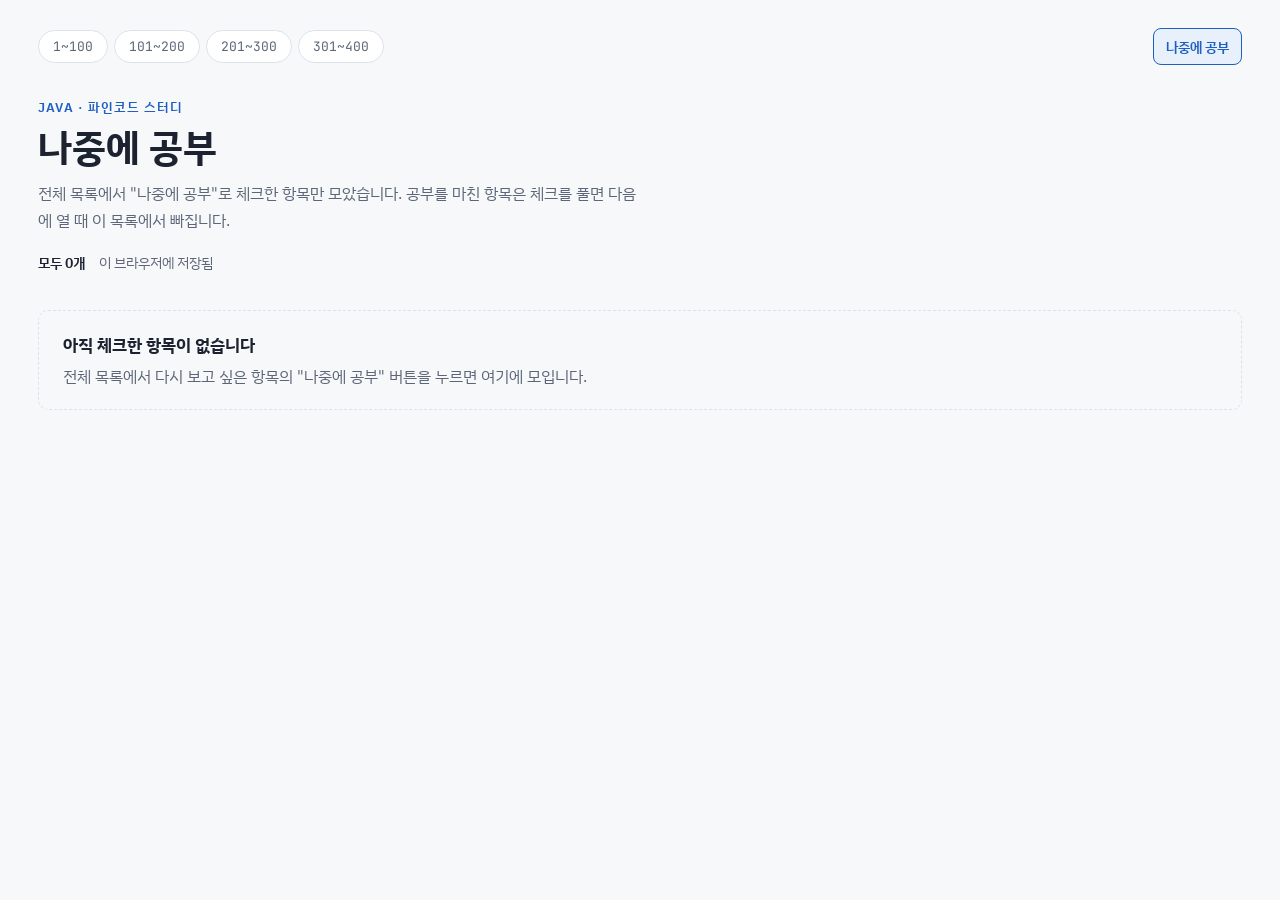
<file: later.html>
<!doctype html>
<html lang="ko">
<head>
<meta charset="utf-8">
<meta name="viewport" content="width=device-width,initial-scale=1,viewport-fit=cover">
<title>나중에 공부</title>
<link rel="stylesheet" href="https://fonts.googleapis.com/css2?family=IBM+Plex+Sans+KR:wght@400;500;600;700&family=JetBrains+Mono:wght@400;500&display=swap">
<link rel="stylesheet" href="finecode.css">
</head>
<body>

<!-- "나중에 공부"로 체크한 항목만. 내용은 finecode-data.js, 화면과 체크 저장은 finecode-check.js 가 맡는다. -->
<div class="wrap" id="finecode" data-view="later" data-list-url="index.html">
  <noscript>이 페이지는 자바스크립트를 켜야 보입니다.</noscript>
</div>

<script src="finecode-data.js"></script>
<script src="finecode-check.js"></script>
</body>
</html>
</file>
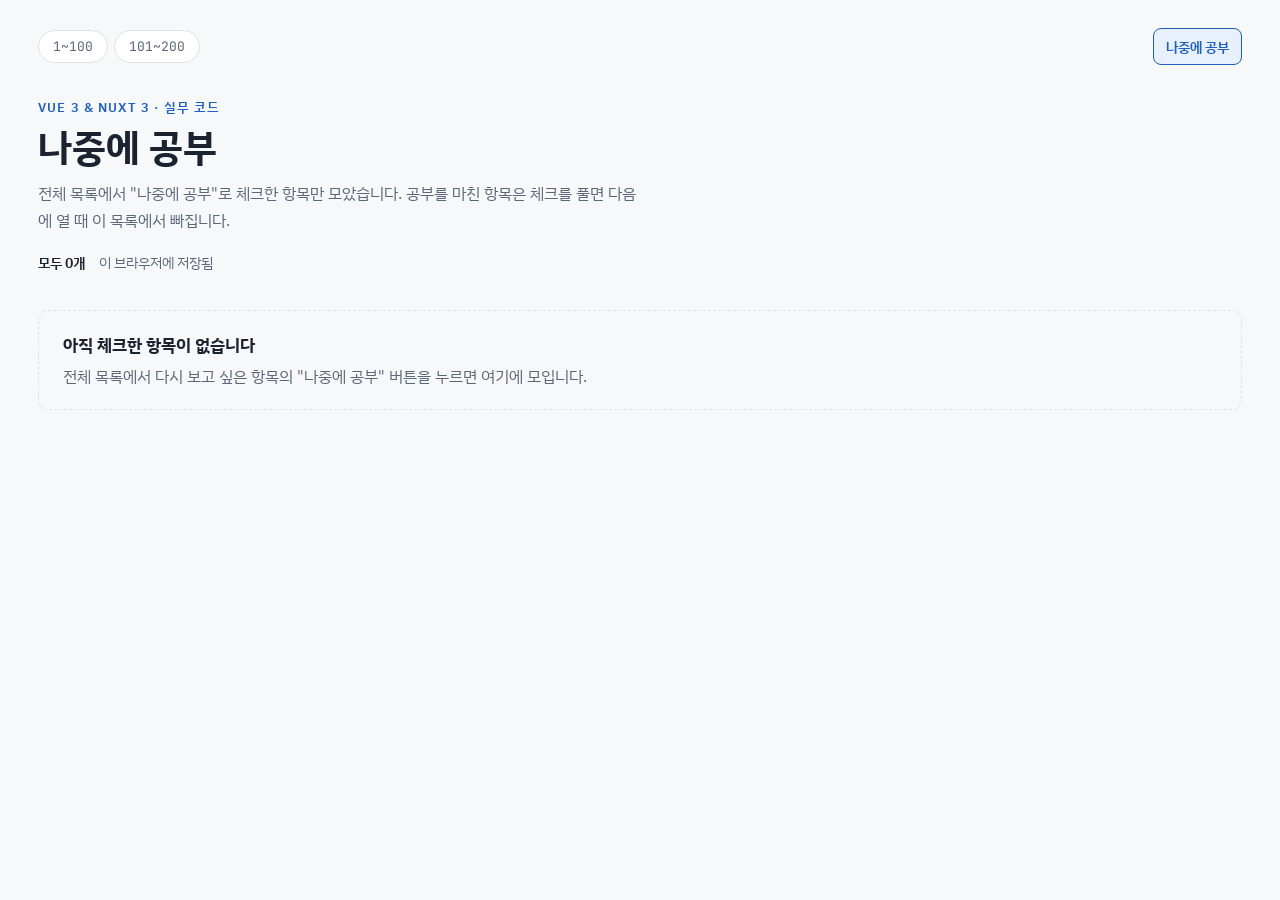
<file: practice-later.html>
<!doctype html>
<html lang="ko">
<head>
<meta charset="utf-8">
<meta name="viewport" content="width=device-width,initial-scale=1,viewport-fit=cover">
<title>나중에 공부 · Vue 3 & Nuxt 3 실무 코드</title>
<link rel="stylesheet" href="https://fonts.googleapis.com/css2?family=IBM+Plex+Sans+KR:wght@400;500;600;700&family=JetBrains+Mono:wght@400;500&display=swap">
<link rel="stylesheet" href="finecode.css">
</head>
<body>

<!-- 실무 코드에서 "나중에 공부"로 체크한 항목만. 내용은 finecode-practice-data.js, 화면과 체크 저장은 finecode-check.js 가 맡는다. -->
<div class="wrap" id="finecode" data-view="later" data-list-url="practice.html" data-later-url="practice-later.html">
  <noscript>이 페이지는 자바스크립트를 켜야 보입니다.</noscript>
</div>

<script src="finecode-practice-data.js"></script>
<script src="finecode-check.js"></script>
</body>
</html>
</file>
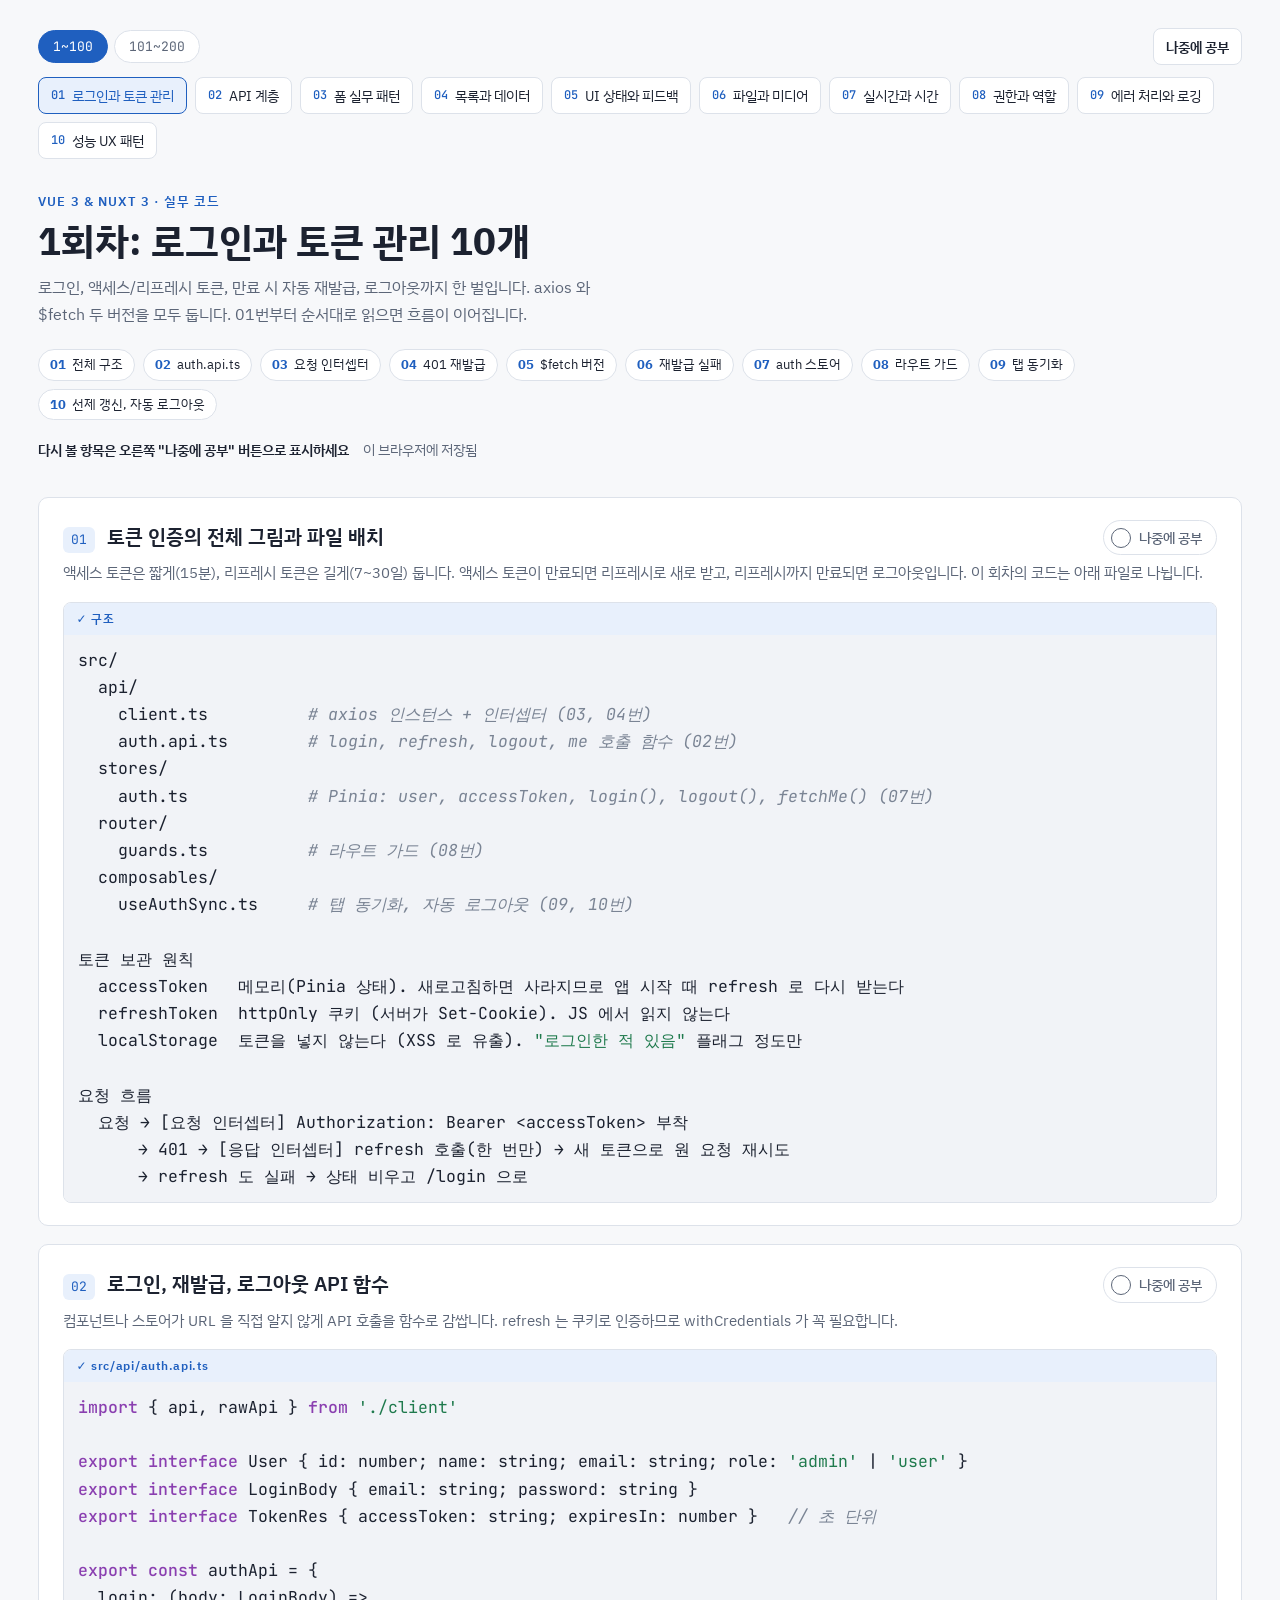
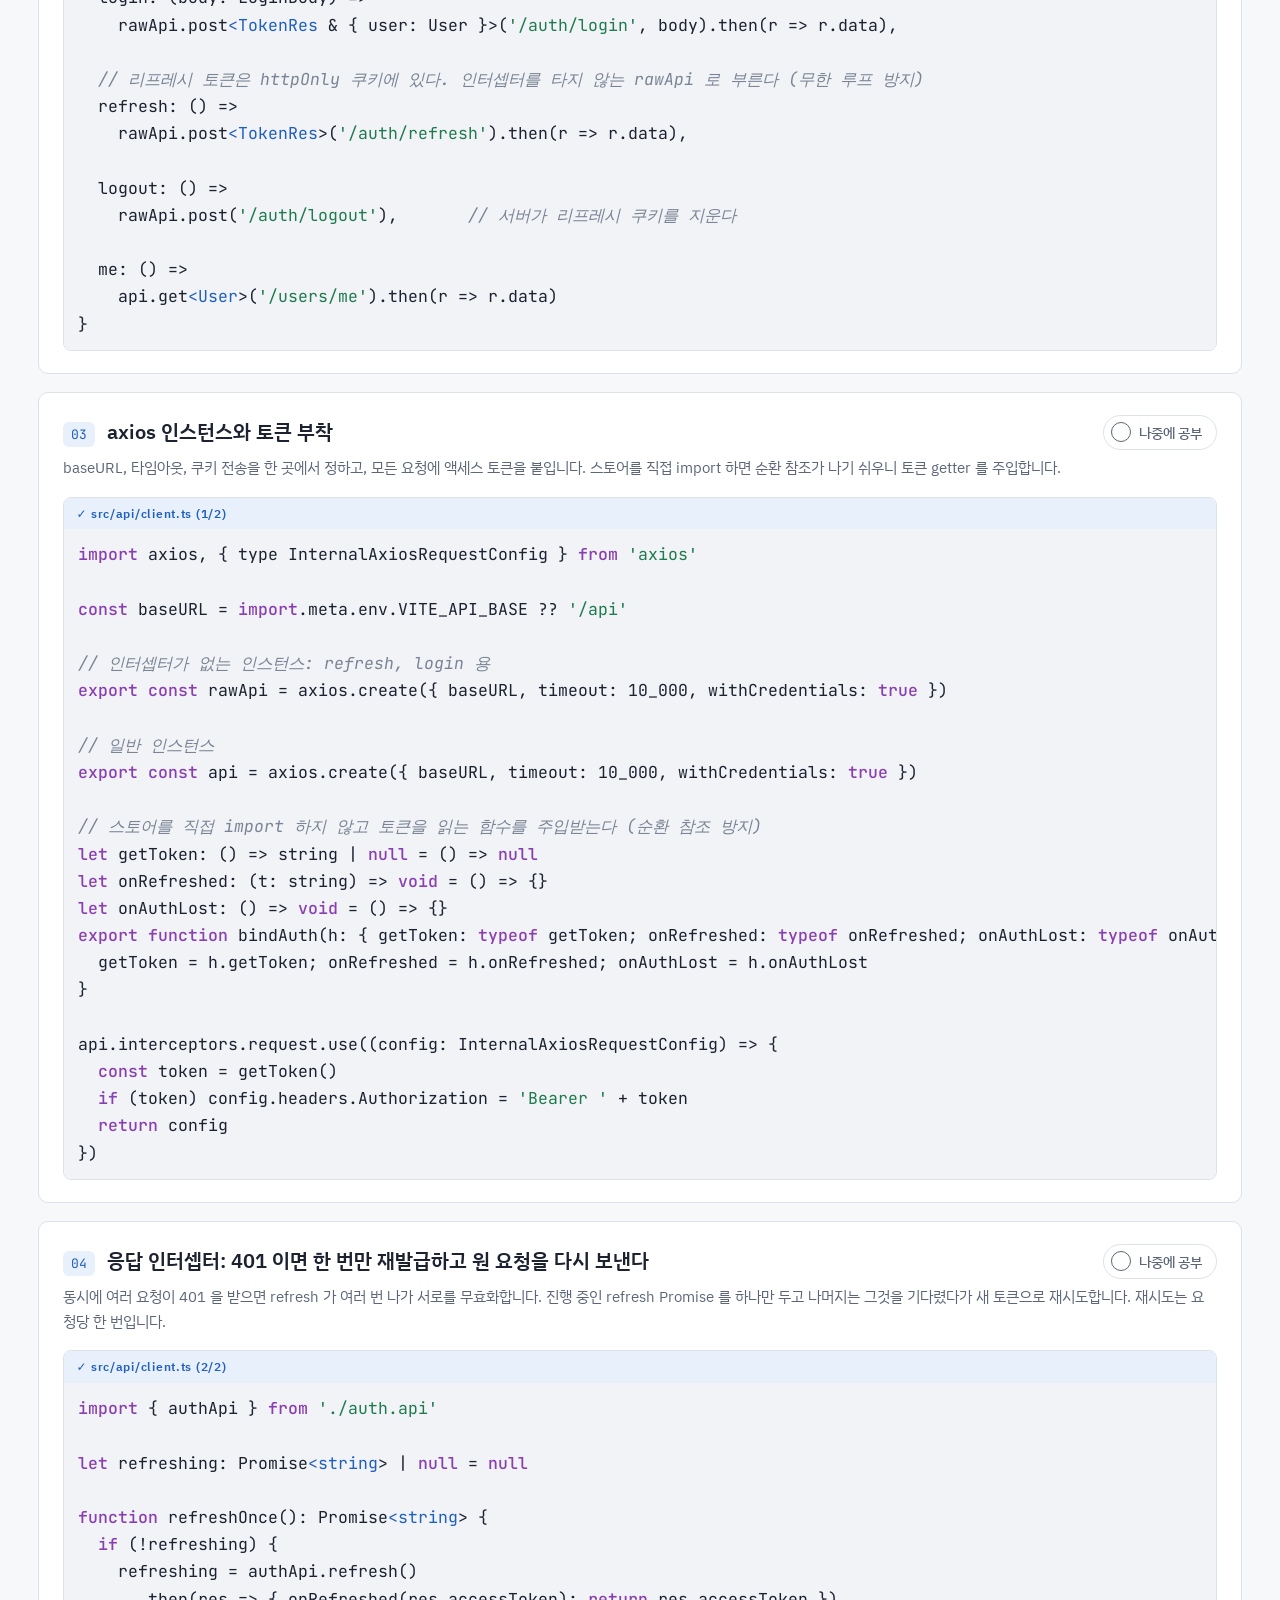
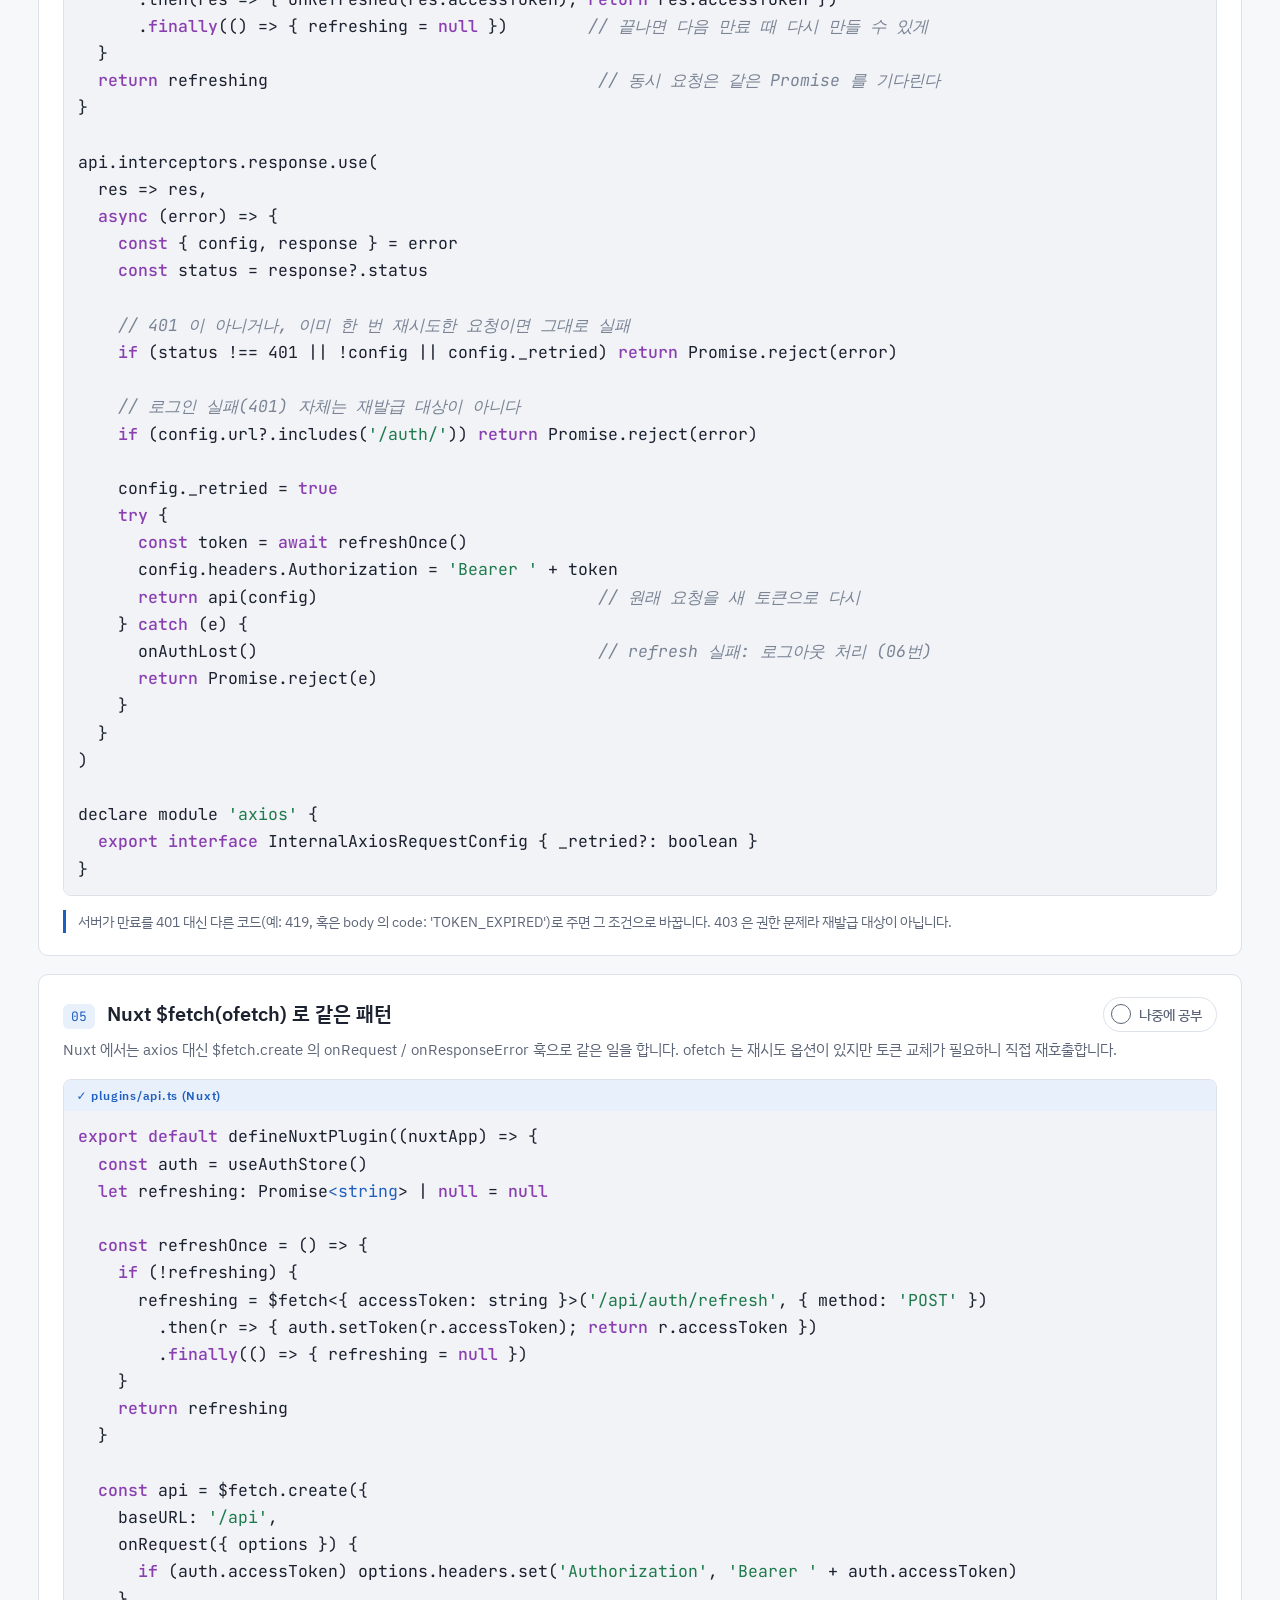
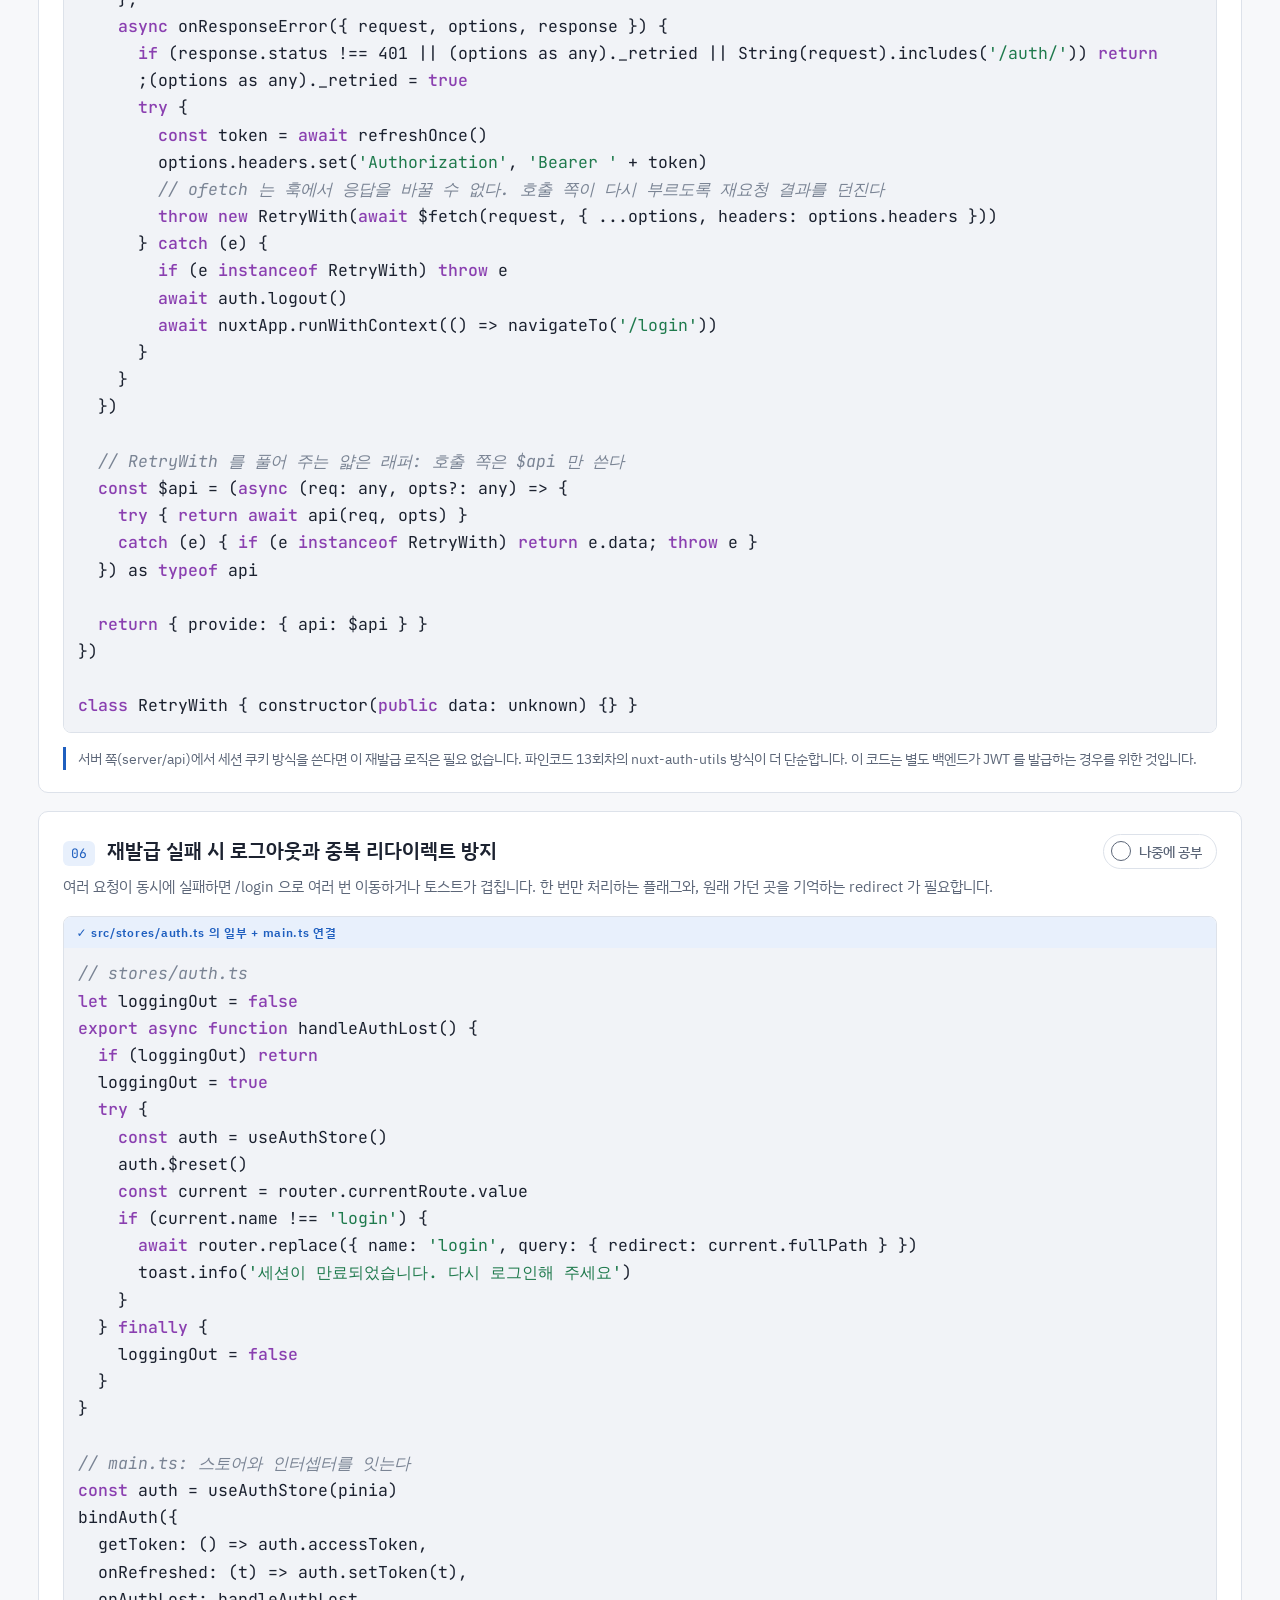
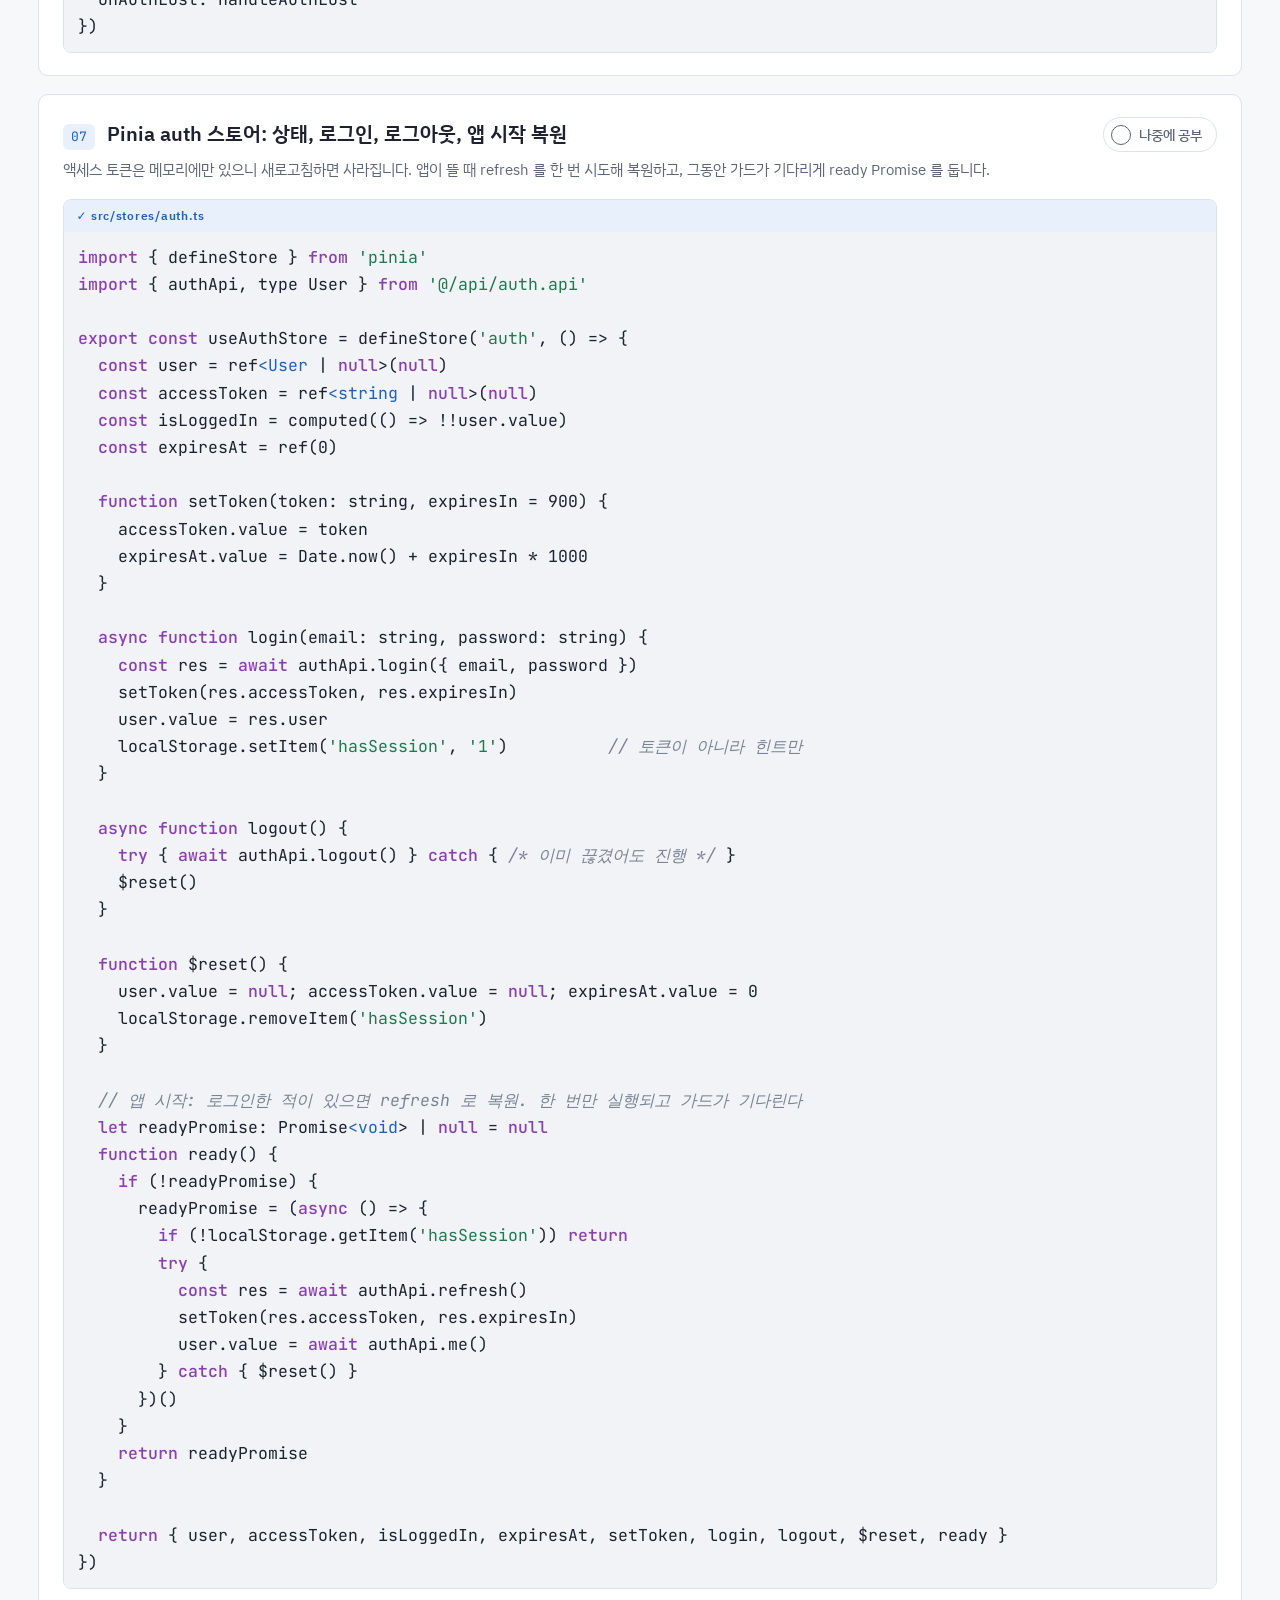
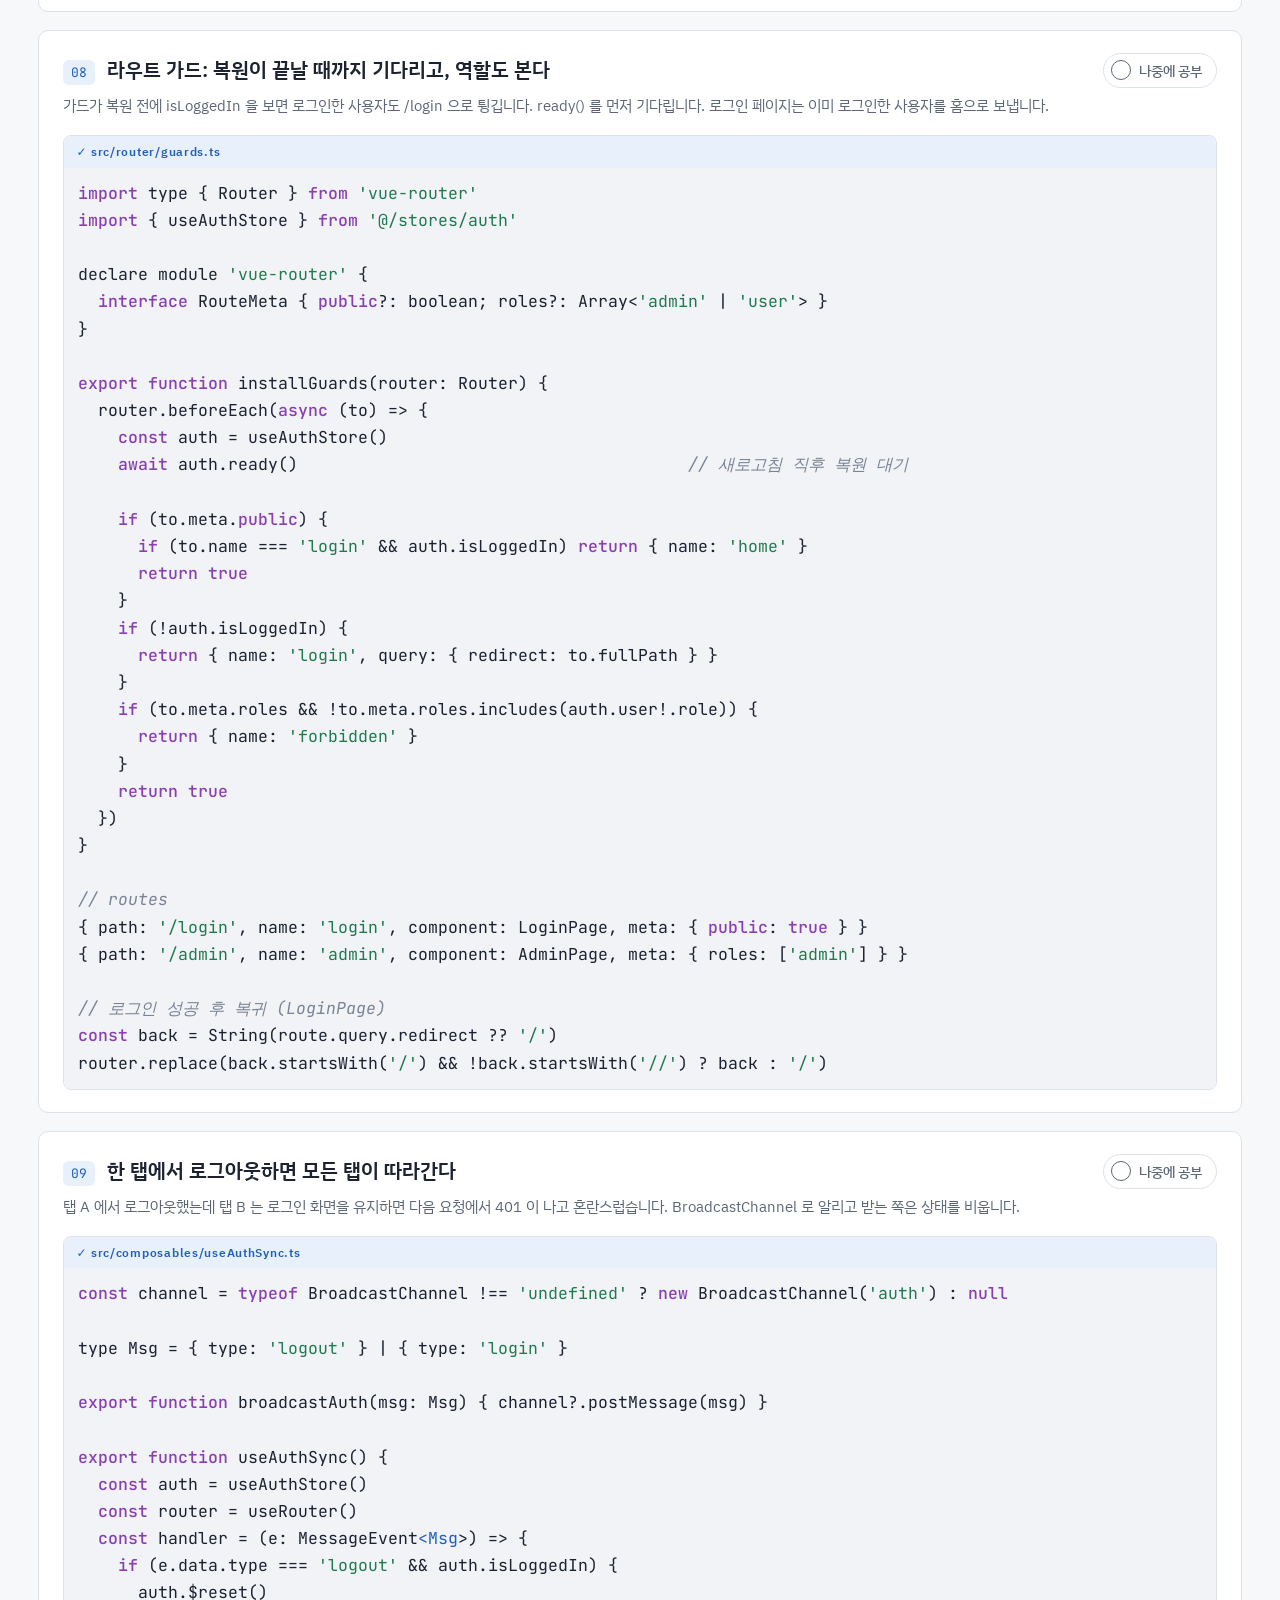
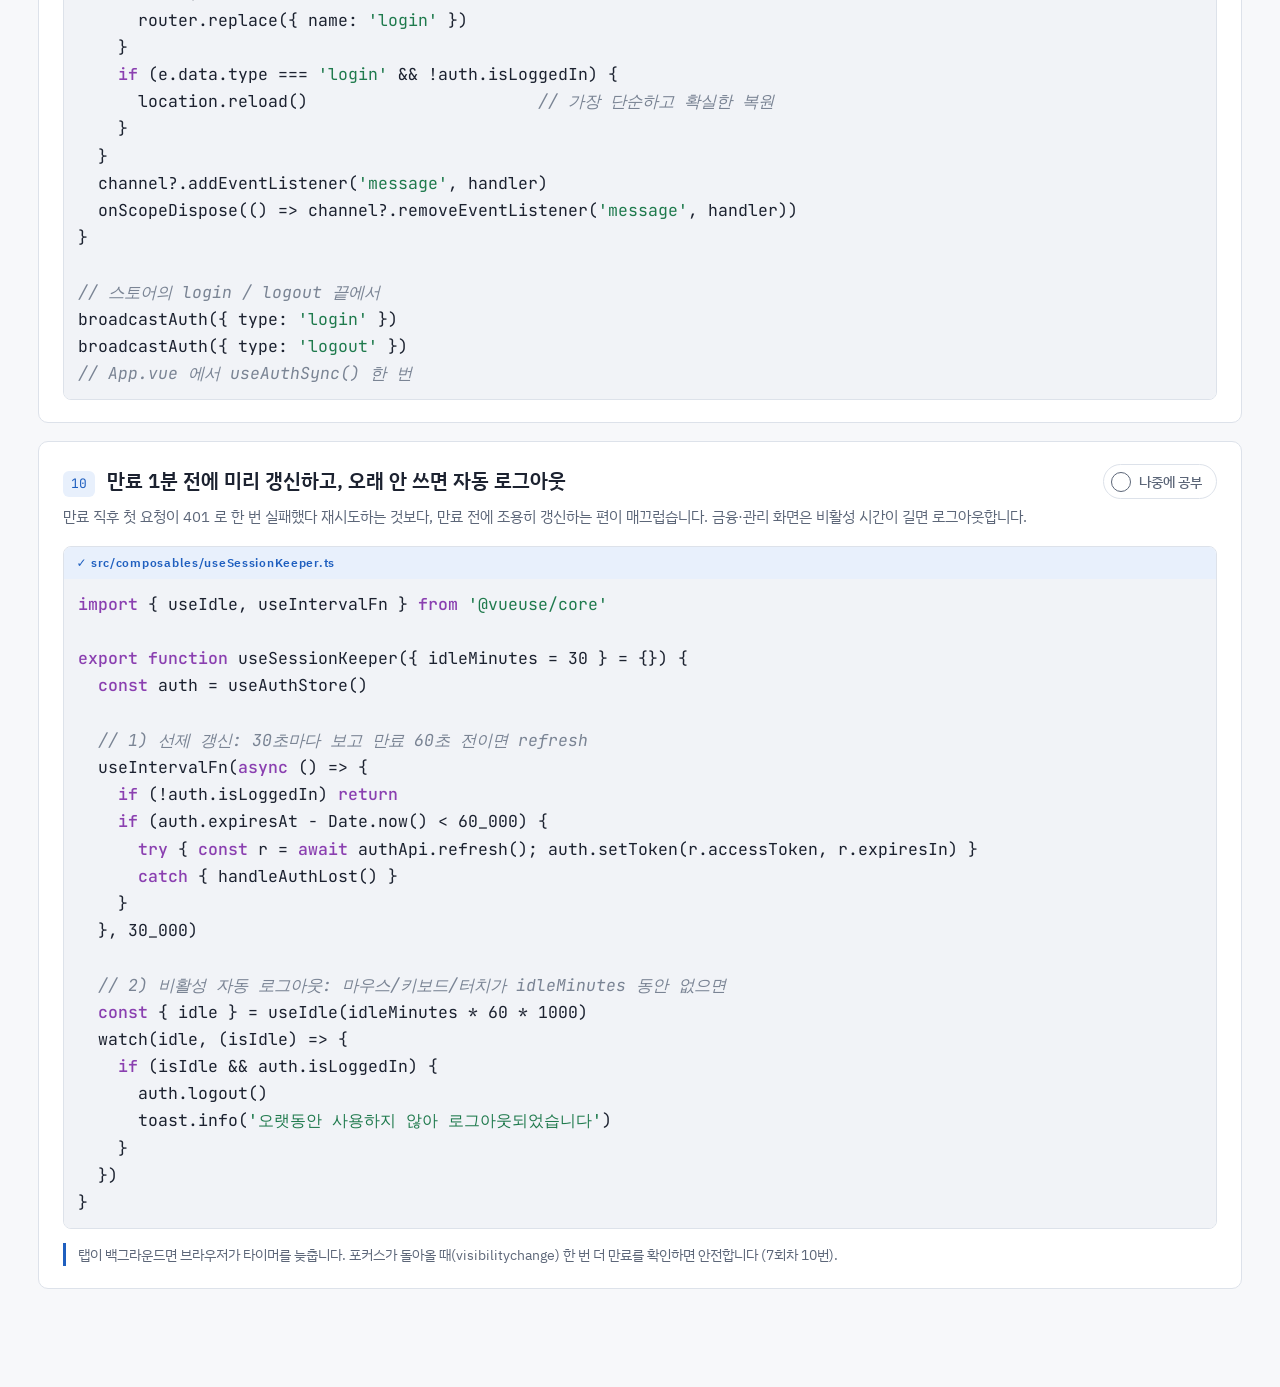
<file: practice.html>
<!doctype html>
<html lang="ko">
<head>
<meta charset="utf-8">
<meta name="viewport" content="width=device-width,initial-scale=1,viewport-fit=cover">
<title>Vue 3 & Nuxt 3 실무 코드</title>
<meta name="claude:viewport-fit-sides" content="cover">
<link rel="stylesheet" href="https://fonts.googleapis.com/css2?family=IBM+Plex+Sans+KR:wght@400;500;600;700&family=JetBrains+Mono:wght@400;500&display=swap">
<link rel="stylesheet" href="finecode.css">
</head>
<body>

<!-- Vue 3 & Nuxt 3 실무 코드 전체 목록. 내용은 finecode-practice-data.js, 화면과 체크 저장은 finecode-check.js 가 맡는다. -->
<div class="wrap" id="finecode" data-view="all" data-later-url="practice-later.html">
  <noscript>이 페이지는 자바스크립트를 켜야 보입니다.</noscript>
</div>

<script src="finecode-practice-data.js"></script>
<script src="finecode-check.js"></script>
</body>
</html>
</file>
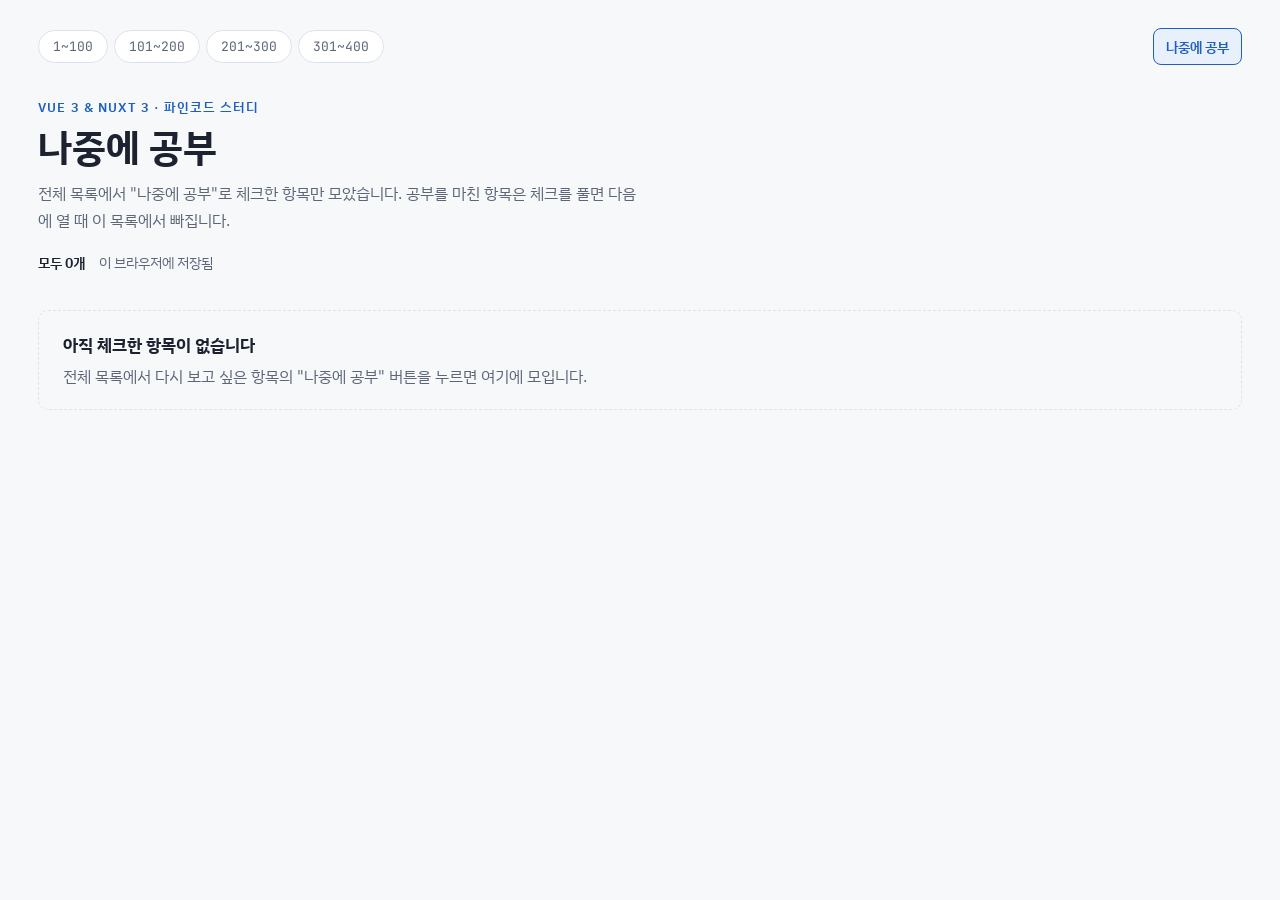
<file: vue-later.html>
<!doctype html>
<html lang="ko">
<head>
<meta charset="utf-8">
<meta name="viewport" content="width=device-width,initial-scale=1,viewport-fit=cover">
<title>나중에 공부 · Vue 3 & Nuxt 3</title>
<link rel="stylesheet" href="https://fonts.googleapis.com/css2?family=IBM+Plex+Sans+KR:wght@400;500;600;700&family=JetBrains+Mono:wght@400;500&display=swap">
<link rel="stylesheet" href="finecode.css">
</head>
<body>

<!-- Vue 3 & Nuxt 3 에서 "나중에 공부"로 체크한 항목만. 내용은 finecode-vue-data.js, 화면과 체크 저장은 finecode-check.js 가 맡는다. -->
<div class="wrap" id="finecode" data-view="later" data-list-url="vue.html" data-later-url="vue-later.html">
  <noscript>이 페이지는 자바스크립트를 켜야 보입니다.</noscript>
</div>

<script src="finecode-vue-data.js"></script>
<script src="finecode-check.js"></script>
</body>
</html>
</file>
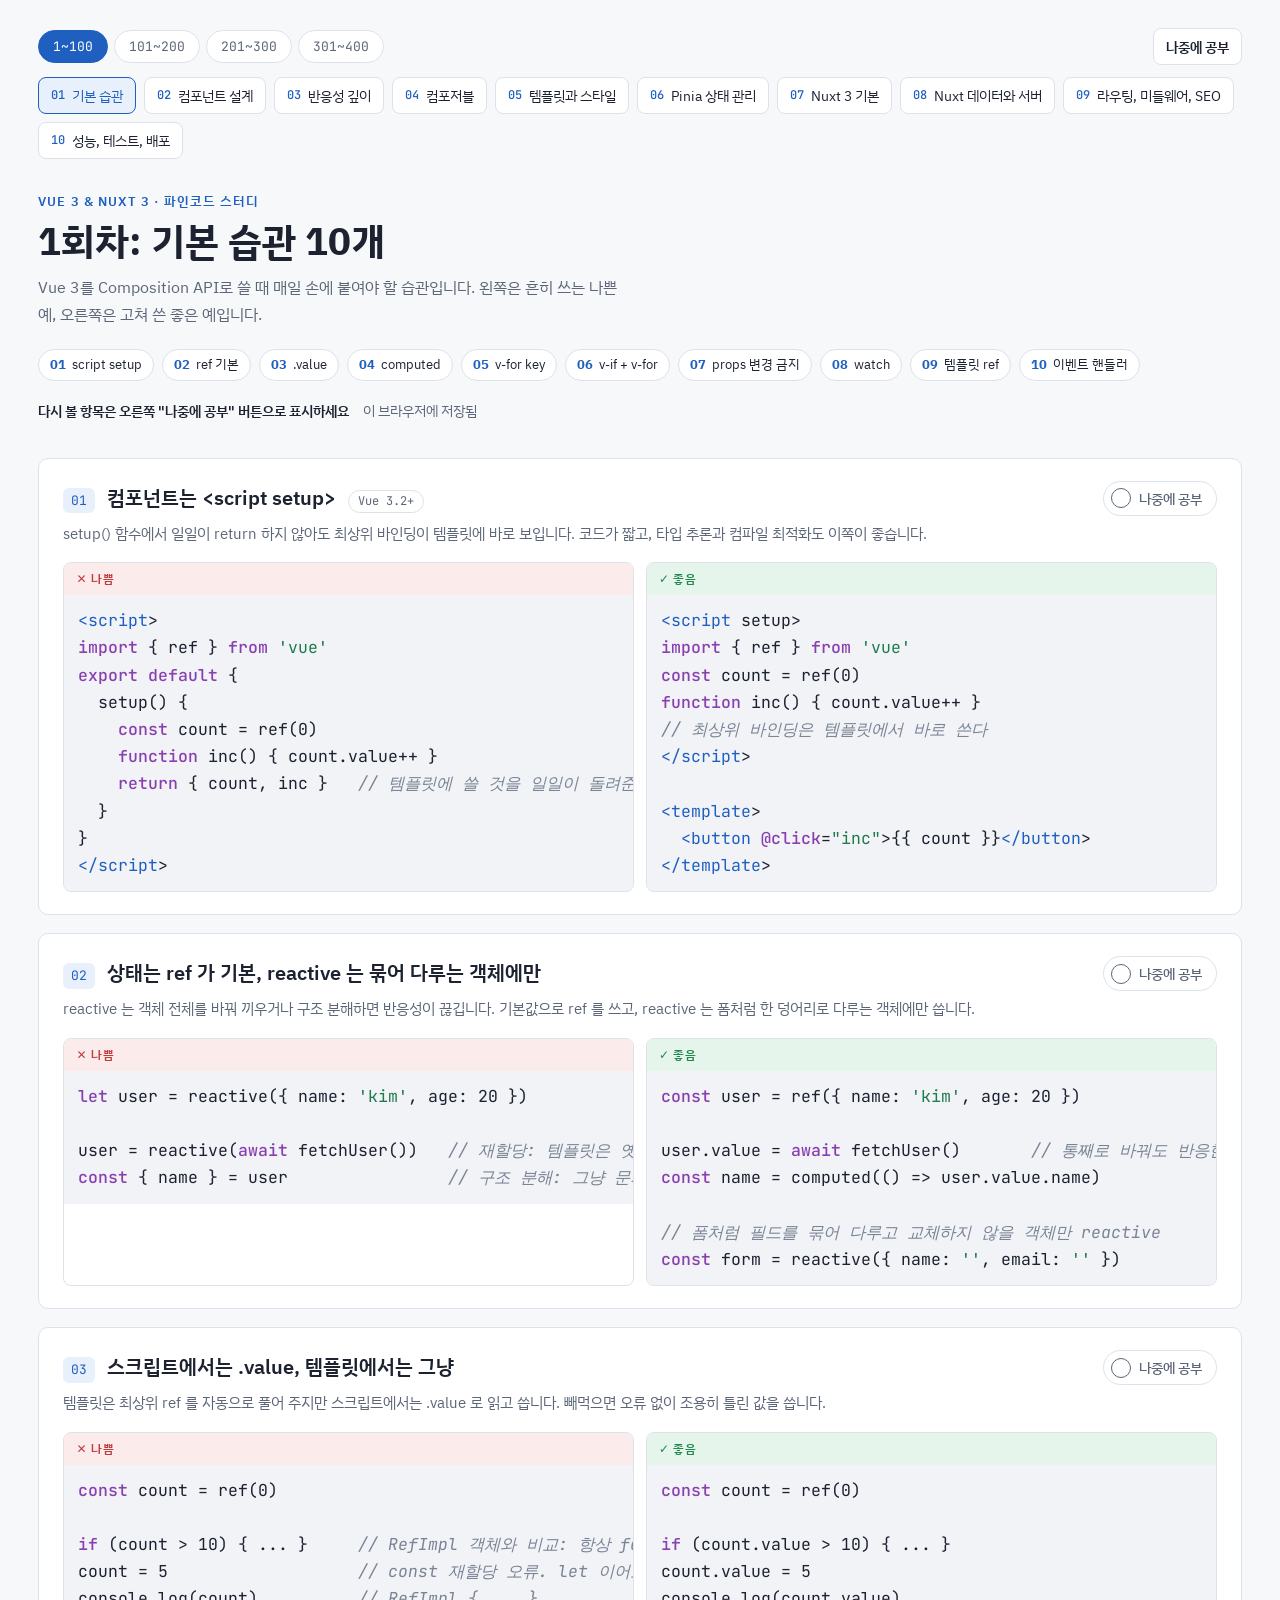
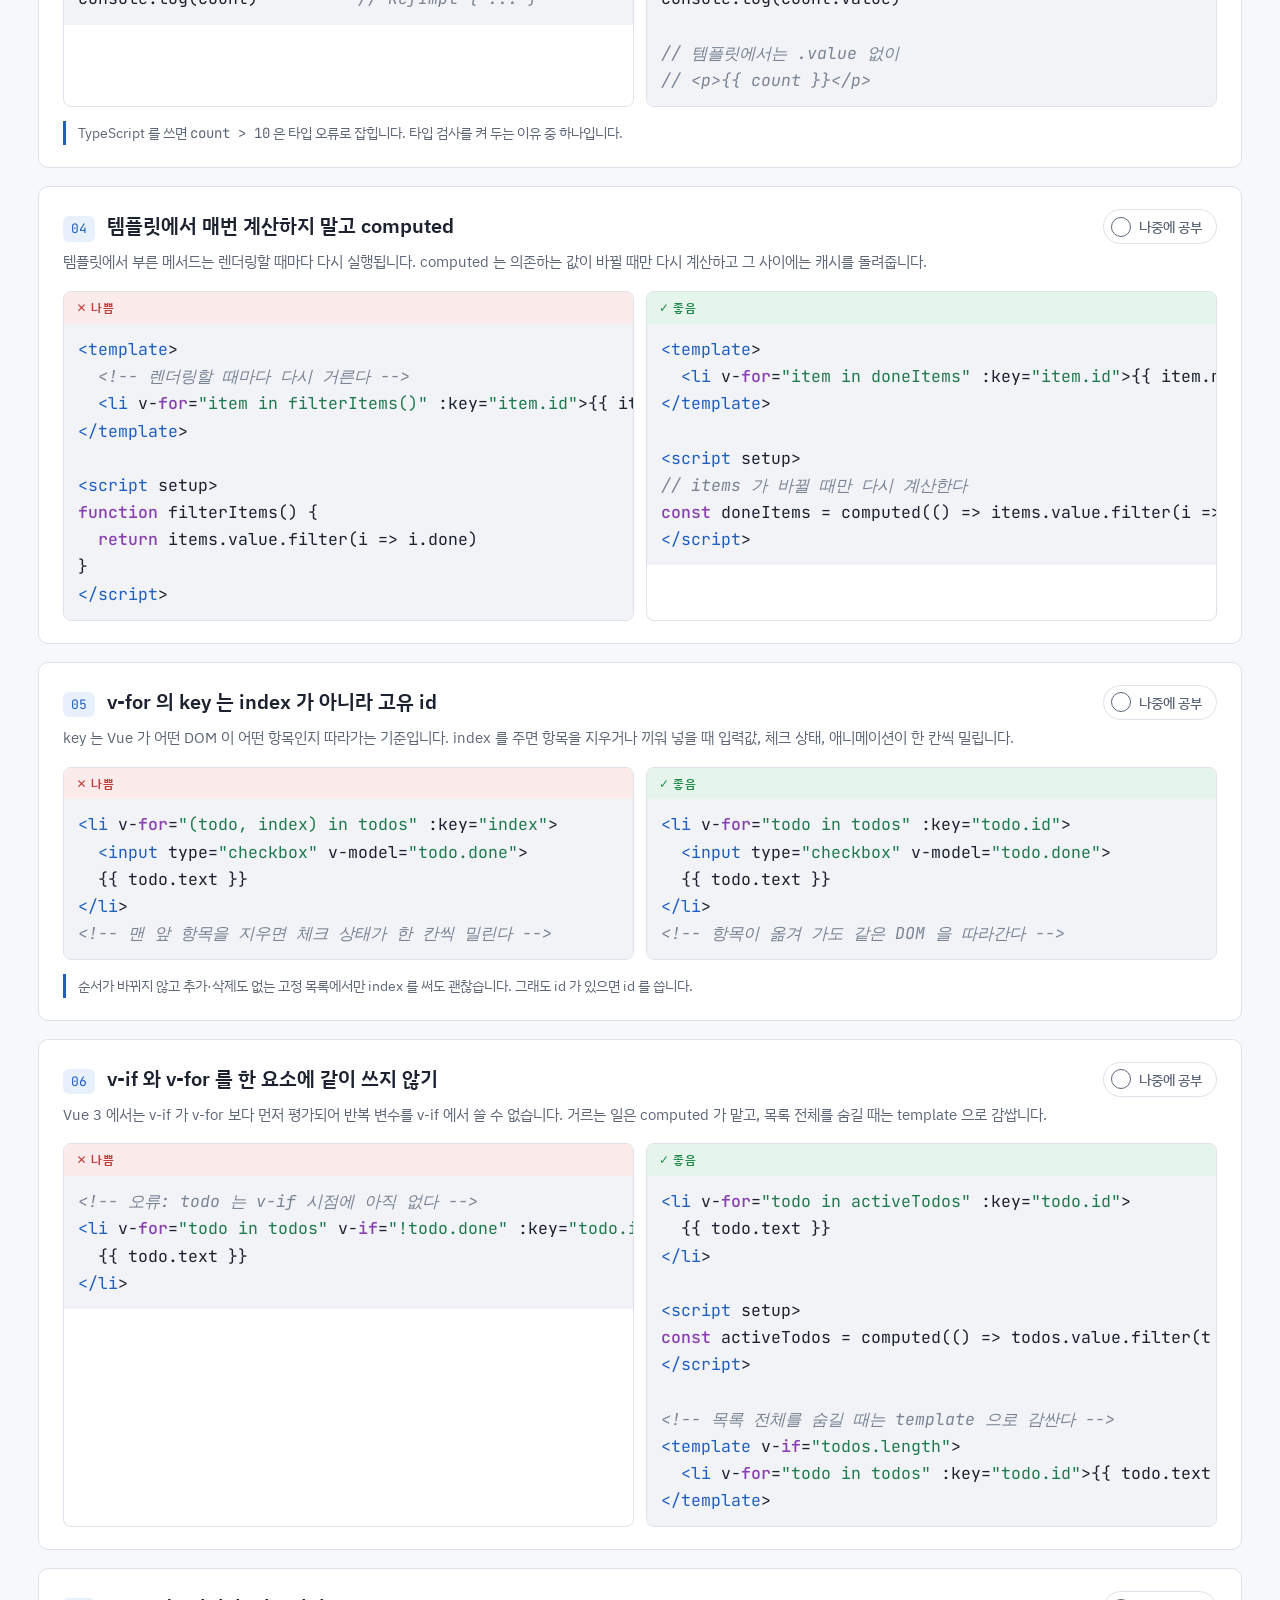
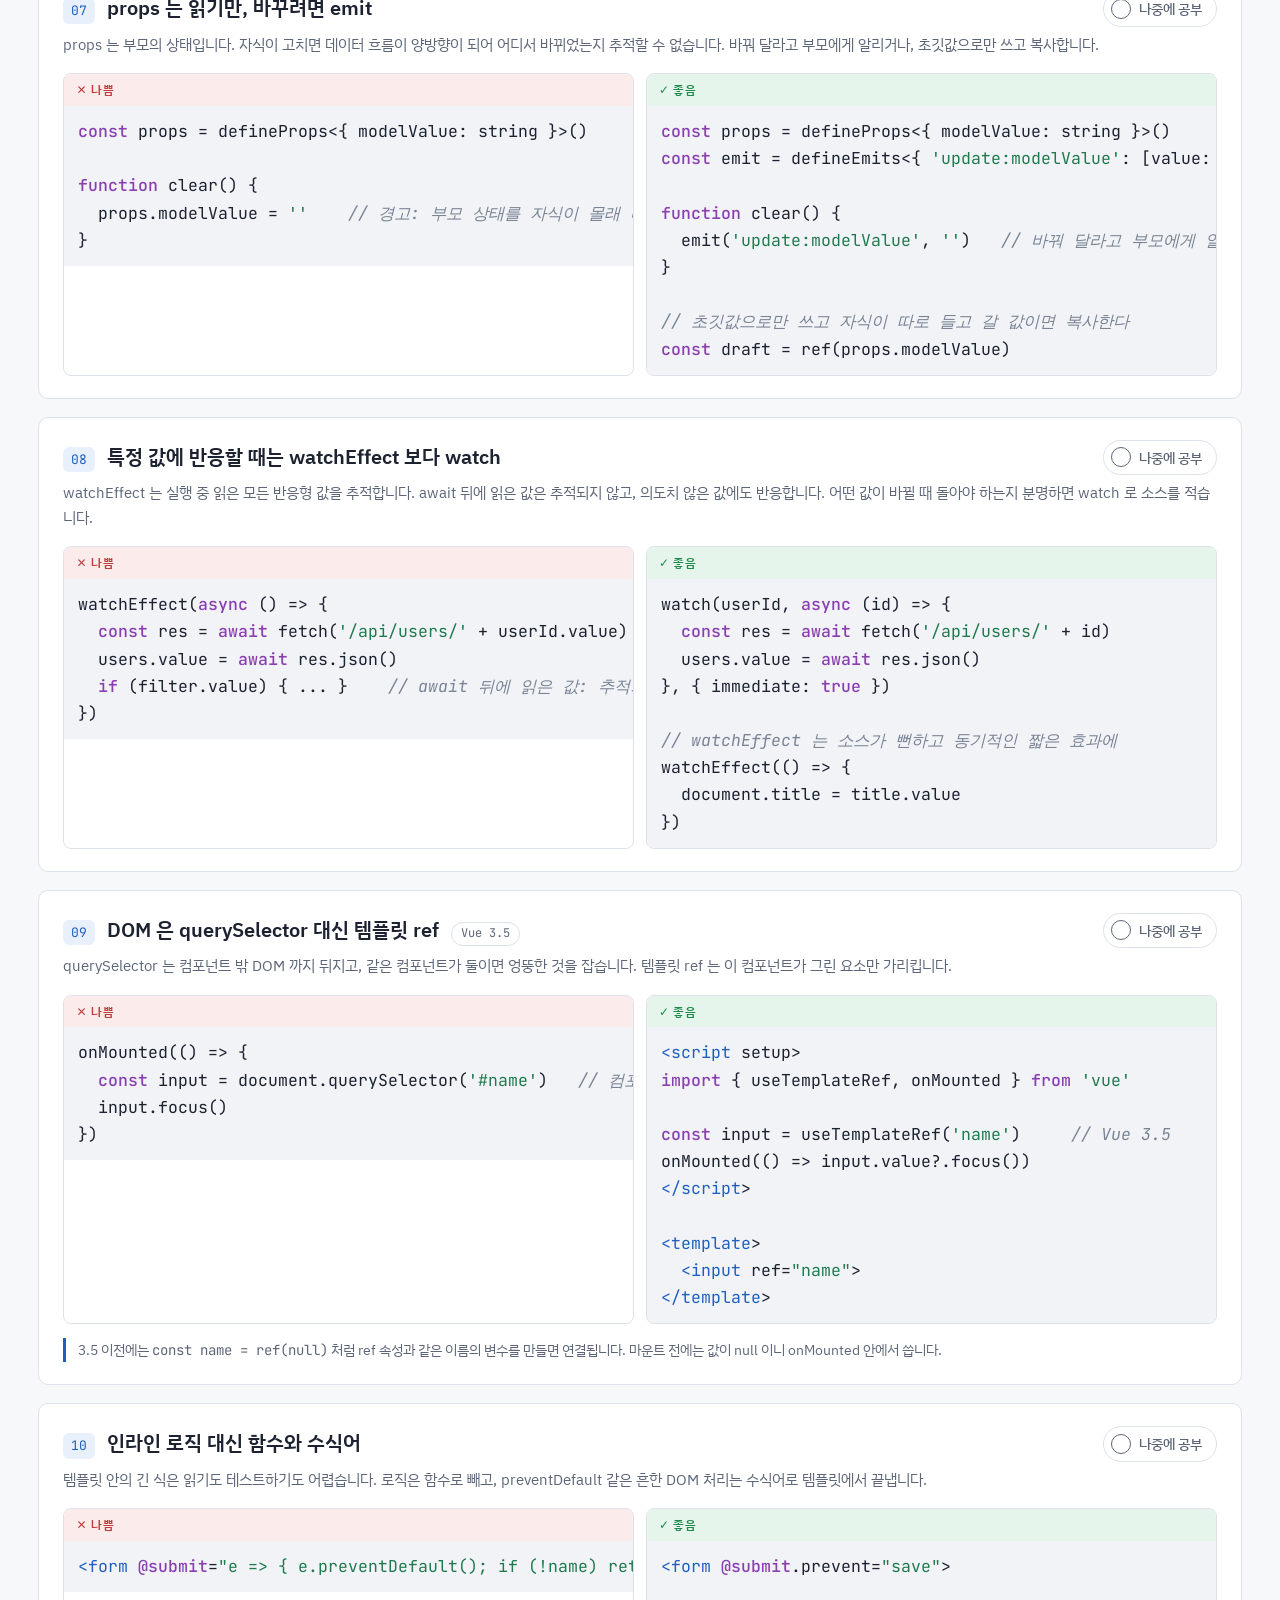
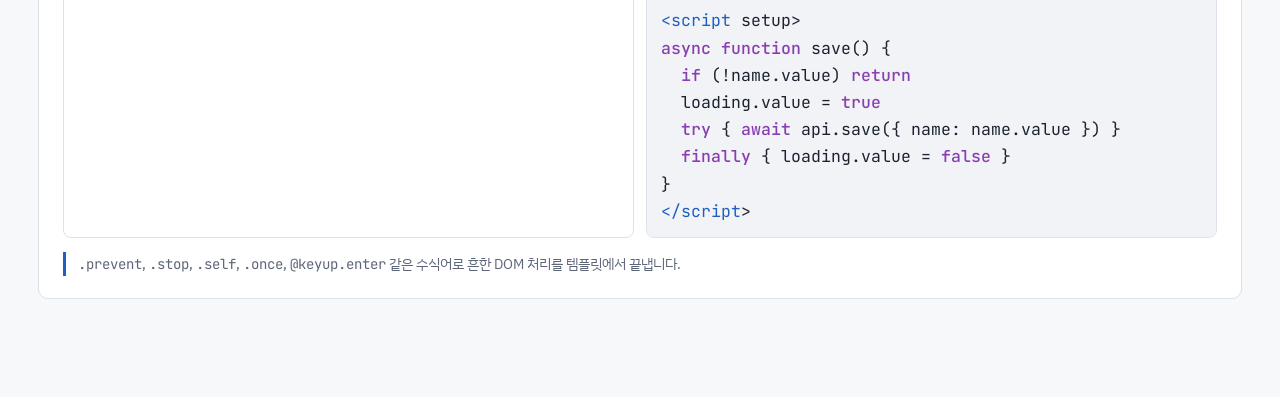
<file: vue.html>
<!doctype html>
<html lang="ko">
<head>
<meta charset="utf-8">
<meta name="viewport" content="width=device-width,initial-scale=1,viewport-fit=cover">
<title>Vue 3 & Nuxt 3 파인코드</title>
<meta name="claude:viewport-fit-sides" content="cover">
<link rel="stylesheet" href="https://fonts.googleapis.com/css2?family=IBM+Plex+Sans+KR:wght@400;500;600;700&family=JetBrains+Mono:wght@400;500&display=swap">
<link rel="stylesheet" href="finecode.css">
</head>
<body>

<!-- Vue 3 & Nuxt 3 전체 목록. 내용은 finecode-vue-data.js, 화면과 체크 저장은 finecode-check.js 가 맡는다. -->
<div class="wrap" id="finecode" data-view="all" data-later-url="vue-later.html">
  <noscript>이 페이지는 자바스크립트를 켜야 보입니다.</noscript>
</div>

<script src="finecode-vue-data.js"></script>
<script src="finecode-check.js"></script>
</body>
</html>
</file>
<file: finecode.css>
/*
 * finecode.css — 파인코드 스터디 공통 스타일 (index.html, later.html 이 함께 쓴다)
 * Layout: full-width column. 회차 탭 → 머리말 → 항목 카드(나쁜 예 / 좋은 예 나란히).
 */
:root {
  --bg: #f7f8fa;
  --surface: #ffffff;
  --fg: #1c2230;
  --muted: #5c6678;
  --line: #dde2ea;
  --accent: #1f5fbf;
  --accent-soft: #e8f0fc;
  --bad: #c23b3b;
  --bad-soft: #fcebeb;
  --good: #1f8a4c;
  --good-soft: #e6f5ec;
  --code-bg: #f1f3f7;
  --code-fg: #1c2230;
  --kw: #8a3fb0;
  --str: #1f7a4d;
  --cm: #7a8494;
  --font-body: "IBM Plex Sans KR", "Apple SD Gothic Neo", "Malgun Gothic", system-ui, sans-serif;
  --font-code: "JetBrains Mono", "D2Coding", Consolas, monospace;
  color-scheme: light;
  padding-top: env(safe-area-inset-top, 0px);
  padding-bottom: env(safe-area-inset-bottom, 0px);
}
@media (prefers-color-scheme: dark) {
  :root:not([data-theme="light"]) {
    --bg: #12161d; --surface: #1a1f28; --fg: #e6e9ef; --muted: #98a2b3; --line: #2a3140;
    --accent: #6ea2f0; --accent-soft: #1d2a40; --bad: #f08080; --bad-soft: #3a2224;
    --good: #6fd09a; --good-soft: #1d3328; --code-bg: #0f1319; --code-fg: #e6e9ef;
    --kw: #c792ea; --str: #8ad3a4; --cm: #6b7585; color-scheme: dark;
  }
}
:root[data-theme="dark"] {
  --bg: #12161d; --surface: #1a1f28; --fg: #e6e9ef; --muted: #98a2b3; --line: #2a3140;
  --accent: #6ea2f0; --accent-soft: #1d2a40; --bad: #f08080; --bad-soft: #3a2224;
  --good: #6fd09a; --good-soft: #1d3328; --code-bg: #0f1319; --code-fg: #e6e9ef;
  --kw: #c792ea; --str: #8ad3a4; --cm: #6b7585; color-scheme: dark;
}

* { box-sizing: border-box; }
[hidden] { display: none !important; }
body {
  background: var(--bg); color: var(--fg); font-family: var(--font-body);
  font-size: 16px; line-height: 1.65; margin: 0;
  padding-block: 28px 80px;
  padding-left: max(clamp(16px, 3vw, 56px), env(safe-area-inset-left, 0px));
  padding-right: max(clamp(16px, 3vw, 56px), env(safe-area-inset-right, 0px));
}
.wrap { max-width: none; margin: 0 auto; }
a { color: var(--accent); }

/* 회차 탭 */
nav.tabs { margin: 0 0 32px; }
.tabs-top { display: flex; flex-wrap: wrap; align-items: center; gap: 6px; }
.tabs-sessions { display: flex; flex-wrap: wrap; gap: 8px; margin-top: 12px; }
.batch {
  display: inline-flex; align-items: center; gap: 6px; padding: 5px 14px;
  font-family: var(--font-code); font-size: 13px; font-variant-numeric: tabular-nums;
  border: 1px solid var(--line); border-radius: 999px; background: var(--surface);
  color: var(--muted); text-decoration: none;
}
.batch:hover, .batch:focus-visible { border-color: var(--accent); color: var(--fg); outline: none; }
.batch.on { background: var(--accent); border-color: var(--accent); color: var(--surface); }
.batch.on .tab-count { background: var(--surface); color: var(--accent); }
.tab {
  display: inline-flex; align-items: center; gap: 7px; padding: 6px 12px;
  border: 1px solid var(--line); border-radius: 8px; background: var(--surface);
  color: var(--fg); text-decoration: none; font-size: 14px;
}
.tab b { font-family: var(--font-code); font-size: 12px; font-weight: 500; color: var(--accent); font-variant-numeric: tabular-nums; }
.tab:hover, .tab:focus-visible { border-color: var(--accent); outline: none; }
.tab.on { border-color: var(--accent); background: var(--accent-soft); color: var(--accent); }
.tab.later { margin-left: auto; font-weight: 600; }
.tab-count {
  font-family: var(--font-code); font-size: 12px; font-weight: 500; line-height: 1.5;
  background: var(--accent); color: var(--surface); border-radius: 999px; padding: 0 8px;
  font-variant-numeric: tabular-nums;
}

/* 머리말 */
header { margin-bottom: 36px; }
.eyebrow { font-size: 13px; font-weight: 600; letter-spacing: .08em; text-transform: uppercase; color: var(--accent); }
h1 { font-size: clamp(28px, 5vw, 38px); margin: 6px 0 10px; line-height: 1.2; text-wrap: balance; font-weight: 700; }
.lead { color: var(--muted); max-width: 60ch; margin: 0; }

nav.toc { display: flex; flex-wrap: wrap; gap: 8px; margin: 22px 0 0; }
nav.toc a {
  display: inline-flex; align-items: center; gap: 6px; font-size: 13px; text-decoration: none;
  color: var(--fg); background: var(--surface); border: 1px solid var(--line); border-radius: 999px; padding: 4px 11px;
}
nav.toc a b { color: var(--accent); font-variant-numeric: tabular-nums; }
nav.toc a:hover, nav.toc a:focus-visible { border-color: var(--accent); outline: none; }
nav.toc a.fc-on { border-color: var(--accent); background: var(--accent-soft); }
nav.toc a.fc-on b::after { content: " \2713"; }

.fc-status { display: flex; align-items: center; gap: 14px; flex-wrap: wrap; margin-top: 18px; font-size: 14px; color: var(--muted); }
.fc-count { color: var(--fg); font-weight: 600; font-variant-numeric: tabular-nums; }
.fc-reset {
  font: inherit; font-size: 13px; color: var(--muted); background: transparent;
  border: 1px solid var(--line); border-radius: 999px; padding: 3px 12px; cursor: pointer;
}
.fc-reset:hover { color: var(--fg); border-color: var(--muted); }
.fc-reset.fc-armed { color: var(--bad); border-color: var(--bad); }

/* 항목 카드 */
.group { display: flex; align-items: baseline; gap: 10px; margin: 36px 0 14px; font-size: 18px; font-weight: 600; }
.group a { color: var(--fg); text-decoration: none; }
.group a:hover { color: var(--accent); }
.group span { font-size: 14px; font-weight: 400; color: var(--muted); }

.lesson { background: var(--surface); border: 1px solid var(--line); border-radius: 10px; padding: 22px 24px; margin-bottom: 18px; scroll-margin-top: 16px; }
.lesson.fc-on { border-color: var(--accent); }
.lesson-head { display: flex; align-items: baseline; gap: 12px; margin-bottom: 6px; flex-wrap: wrap; }
.num { font-family: var(--font-code); font-size: 13px; color: var(--accent); background: var(--accent-soft); border-radius: 6px; padding: 2px 8px; font-variant-numeric: tabular-nums; flex-shrink: 0; }
.ver { font-family: var(--font-code); font-size: 12px; color: var(--muted); border: 1px solid var(--line); border-radius: 999px; padding: 1px 9px; }
.lesson h2 { font-size: 20px; margin: 0; font-weight: 600; }
.why { color: var(--muted); margin: 0 0 16px; font-size: 15px; }

.fc-check {
  margin-left: auto; display: inline-flex; align-items: center; gap: 8px; align-self: center;
  font: inherit; font-size: 14px; font-weight: 500; color: var(--muted); background: transparent;
  border: 1px solid var(--line); border-radius: 999px; padding: 5px 14px 5px 7px; cursor: pointer;
}
.fc-check:hover { border-color: var(--accent); color: var(--fg); }
.fc-check:focus-visible, .fc-reset:focus-visible { outline: 2px solid var(--accent); outline-offset: 2px; }
.fc-box {
  width: 20px; height: 20px; border-radius: 50%; border: 1.5px solid var(--muted);
  display: inline-grid; place-items: center; font-size: 13px; line-height: 1; color: transparent; flex-shrink: 0;
}
.fc-check[aria-pressed="true"] { background: var(--accent-soft); border-color: var(--accent); color: var(--accent); }
.fc-check[aria-pressed="true"] .fc-box { background: var(--accent); border-color: var(--accent); color: var(--surface); }

.compare { display: grid; grid-template-columns: 1fr 1fr; gap: 12px; }
.pane { min-width: 0; border-radius: 8px; border: 1px solid var(--line); overflow: hidden; }
.pane-label { font-size: 12px; font-weight: 600; letter-spacing: .06em; padding: 6px 12px; display: flex; align-items: center; gap: 6px; }
.pane.bad .pane-label { background: var(--bad-soft); color: var(--bad); }
.pane.good .pane-label { background: var(--good-soft); color: var(--good); }
.pane.single { grid-column: 1 / -1; }
.pane.single .pane-label { background: var(--accent-soft); color: var(--accent); }
pre { margin: 0; background: var(--code-bg); color: var(--code-fg); padding: 12px 14px; overflow-x: auto; font-family: var(--font-code); font-size: clamp(14.5px, 0.35vw + 12px, 17px); line-height: 1.65; }
code { font-family: var(--font-code); }
pre, code, .num, .ver, .tab-count { font-variant-ligatures: none; font-feature-settings: "liga" 0, "calt" 0, "dlig" 0; }
.k { color: var(--kw); font-weight: 500; }
.s { color: var(--str); }
.c { color: var(--cm); font-style: italic; }
.t { color: var(--accent); }
.note { margin: 14px 0 0; font-size: 14px; color: var(--muted); border-left: 3px solid var(--accent); padding-left: 12px; }
.note strong { color: var(--fg); }

.next, .empty { margin-top: 36px; padding: 20px 24px; border: 1px dashed var(--line); border-radius: 10px; }
.next h3 { margin: 0 0 8px; font-size: 17px; }
.next ul { margin: 0; padding-left: 20px; columns: 2; column-gap: 32px; color: var(--muted); font-size: 15px; }
.next li { break-inside: avoid; }
.empty { color: var(--muted); }
.empty strong { display: block; color: var(--fg); font-size: 17px; margin-bottom: 4px; }

@media (max-width: 760px) {
  .compare { grid-template-columns: 1fr; }
  .lesson { padding: 18px 16px; }
  .next ul { columns: 1; }
  .tabs-sessions { flex-wrap: nowrap; overflow-x: auto; padding-bottom: 6px; scrollbar-width: thin; }
  .tabs-sessions .tab { flex-shrink: 0; white-space: nowrap; }
}
@media (prefers-reduced-motion: no-preference) {
  .tab, nav.toc a, .fc-check { transition: border-color .15s, background-color .15s; }
}
</file>
